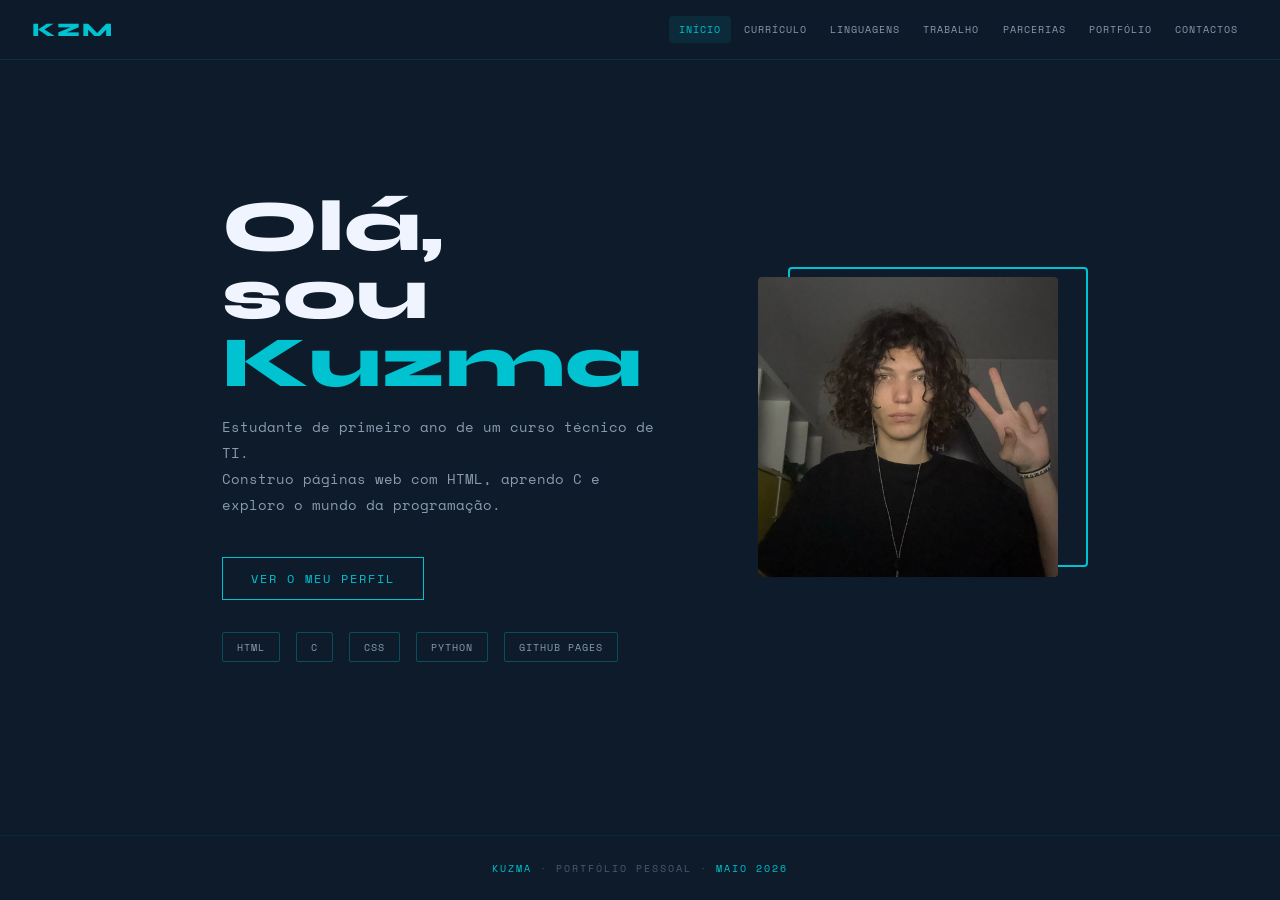
<file: index.html>
<!DOCTYPE html>
<html lang="pt">
<head>
  <meta charset="UTF-8">
  <meta name="viewport" content="width=device-width, initial-scale=1.0">
  <title>Kuzma · Início</title>
  <link rel="stylesheet" href="style.css">
  <style>
    /* ── HOME SPECIFIC ── */
    body { display: flex; flex-direction: column; }

    main {
      flex: 1;
      display: flex;
      align-items: center;
      padding-top: 80px;
      padding-bottom: 60px;
    }

    .home-inner {
      display: flex;
      align-items: center;
      gap: 4rem;
      width: 100%;
    }
    .home-text { flex: 1; min-width: 0; }
    .home-photo-col { flex-shrink: 0; margin-left: auto; }

    .home-tag {
      font-size: 0.7rem; letter-spacing: 4px; text-transform: uppercase;
      color: var(--cyan); margin-bottom: 1.2rem;
    }
    .home-tag::before { content: '> '; }

    .home-name {
      font-family: 'Syne', sans-serif;
      font-size: clamp(3.5rem, 10vw, 4.5rem);
      font-weight: 800; line-height: 0.95;
      color: var(--white); margin-bottom: 1rem;
    }
    .home-name span { color: var(--cyan); }

    .home-sub {
      font-size: 0.9rem; color: var(--grey);
      line-height: 1.8; max-width: 560px; margin-bottom: 2.5rem;
    }

    .home-cta {
      display: inline-block;
      border: 1px solid var(--cyan); color: var(--cyan);
      padding: 12px 28px;
      font-family: 'Space Mono', monospace;
      font-size: 0.75rem; letter-spacing: 2px; text-transform: uppercase;
      text-decoration: none;
      transition: background .2s, color .2s;
    }
    .home-cta:hover { background: var(--cyan); color: var(--navy); }

    .home-status {
      margin-top: 2.5rem;
      display: flex; align-items: center; gap: 10px;
      font-size: 0.72rem; color: var(--grey);
    }
    .dot {
      width: 8px; height: 8px; border-radius: 50%;
      background: #22c55e; animation: pulse 2s infinite;
    }
    @keyframes pulse { 0%,100%{opacity:1} 50%{opacity:0.4} }

    .home-skills-row { margin-top: 2rem; display: flex; gap: 1rem; flex-wrap: wrap; }
    .skill-badge {
      border: 1px solid rgba(0,194,209,0.3);
      color: var(--grey); font-size: 0.65rem;
      padding: 6px 14px; border-radius: 2px;
      letter-spacing: 1px; text-transform: uppercase;
    }

    /* ── PHOTO ── */
    .photo-frame {
      position: relative; width: 300px; height: 300px; margin-left: 40px;
    }
    .photo-frame::before {
      content: '';
      position: absolute; top: -10px; right: -30px;
      width: 100%; height: 100%;
      border: 2px solid var(--cyan); border-radius: 4px; z-index: 0;
    }
    .photo-frame img {
      position: relative; z-index: 1;
      width: 300px; height: 300px;
      object-fit: cover;
      border-radius: 4px;
      display: block;
    }

    @media(max-width: 640px) {
      .home-inner { flex-direction: column-reverse; gap: 2rem; }
      .photo-frame { width: 300px; height: 300px; }
      .photo-frame img { width: 300px; height: 300px; }
    }
  </style>
</head>
<body>

<nav>
  <a class="nav-logo" href="index.html">KZM</a>
  <div class="nav-links">
    <a href="index.html" class="active">Início</a>
    <a href="curriculo.html">Currículo</a>
    <a href="linguagens.html">Linguagens</a>
    <a href="trabalho.html">Trabalho</a>
    <a href="parcerias.html">Parcerias</a>
    <a href="portfolio.html">Portfólio</a>
    <a href="contactos.html">Contactos</a>
  </div>
</nav>

<main>
  <div class="home-inner">

    <!-- TEXTO -->
    <div class="home-text">
      <h1 class="home-name">Olá,<br>sou <span>Kuzma</span></h1>
      <p class="home-sub">
        Estudante de primeiro ano de um curso técnico de TI.<br>
        Construo páginas web com HTML, aprendo C e exploro o mundo
        da programação.
      </p>
      <a href="curriculo.html" class="home-cta">Ver o meu perfil</a>



      <div class="home-skills-row">
        <span class="skill-badge">HTML</span>
        <span class="skill-badge">C</span>
        <span class="skill-badge">CSS </span>
        <span class="skill-badge">Python </span>
        <span class="skill-badge">GitHub Pages</span>
      </div>
    </div>

    <!-- FOTO: substitua "images/foto.jpg" pelo caminho da sua imagem -->
    <div class="home-photo-col">
      <div class="photo-frame">
        <img src="images/photo_5458430506237106073_y.jpg" alt="Foto">
      </div>
    </div>

  </div>
</main>

<footer>
  <span>Kuzma</span> · Portfólio Pessoal · <span>maio 2026</span>
</footer>

<script>
  function loadPhoto(e) {
    const file = e.target.files[0];
    if (!file) return;
    const reader = new FileReader();
    reader.onload = function(ev) {
      const img = document.getElementById('preview-img');
      img.src = ev.target.result;
      img.classList.add('loaded');
      img.parentElement.querySelectorAll('.ph-icon,.ph-text,.ph-hint')
        .forEach(el => el.style.display = 'none');
    };
    reader.readAsDataURL(file);
  }
</script>
</body>
</html>
</file>
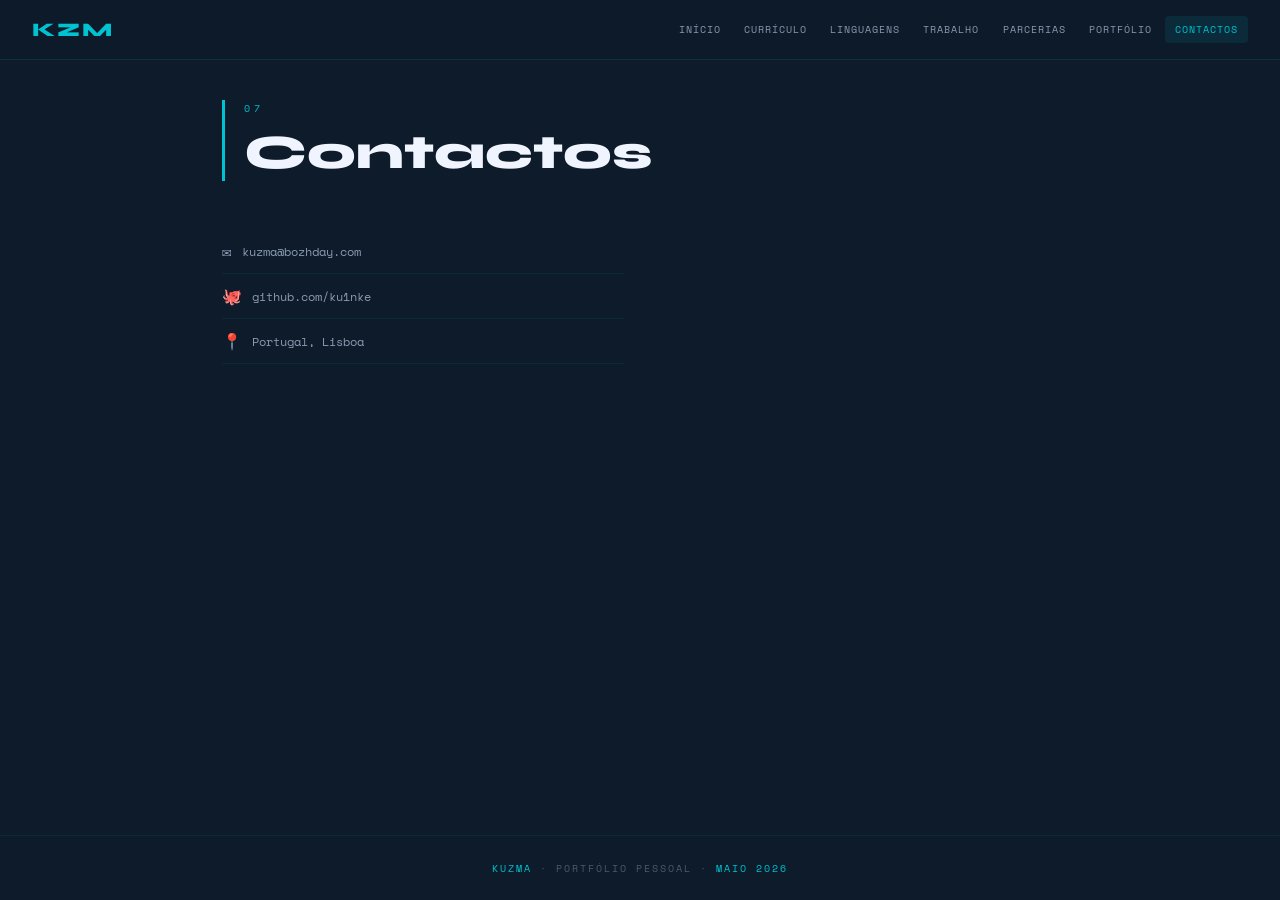
<file: contactos.html>
<!DOCTYPE html>
<html lang="pt">
<head>
  <meta charset="UTF-8">
  <meta name="viewport" content="width=device-width, initial-scale=1.0">
  <title>Kuzma · Contactos</title>
  <link rel="stylesheet" href="style.css">
</head>
<body>

<nav>
  <a class="nav-logo" href="index.html">KZM</a>
  <div class="nav-links">
    <a href="index.html">Início</a>
    <a href="curriculo.html">Currículo</a>
    <a href="linguagens.html">Linguagens</a>
    <a href="trabalho.html">Trabalho</a>
    <a href="parcerias.html">Parcerias</a>
    <a href="portfolio.html">Portfólio</a>
    <a href="contactos.html" class="active">Contactos</a>
  </div>
</nav>

<main>
  <div class="page-header">
    <p class="page-eyebrow">07</p>
    <h1 class="page-title">Contactos</h1>
  </div>

  <div class="contact-grid">

    <!-- ESQUERDA: info + mapa -->
    <div>
      <div class="contact-info">
        <div class="contact-line">
          <span>✉️</span>
          <span>kuzma@bozhday.com</span>
        </div>
        <div class="contact-line">
          <span>🐙</span>
          <a href="https://github.com/ku1nke" target="_blank">github.com/ku1nke</a>
        </div>
        <div class="contact-line">
          <span>📍</span>
          <span>Portugal, Lisboa</span>
        </div>
      </div>

  </div>
</main>

<footer>
  <span>Kuzma</span> · Portfólio Pessoal · <span>maio 2026</span>
</footer>

<script>
  document.getElementById('contact-form').addEventListener('submit', function(e) {
    e.preventDefault();
    const ok = document.getElementById('form-ok');
    ok.style.display = 'block';
    this.reset();
    setTimeout(() => ok.style.display = 'none', 5000);
  });
</script>
</body>
</html>
</file>
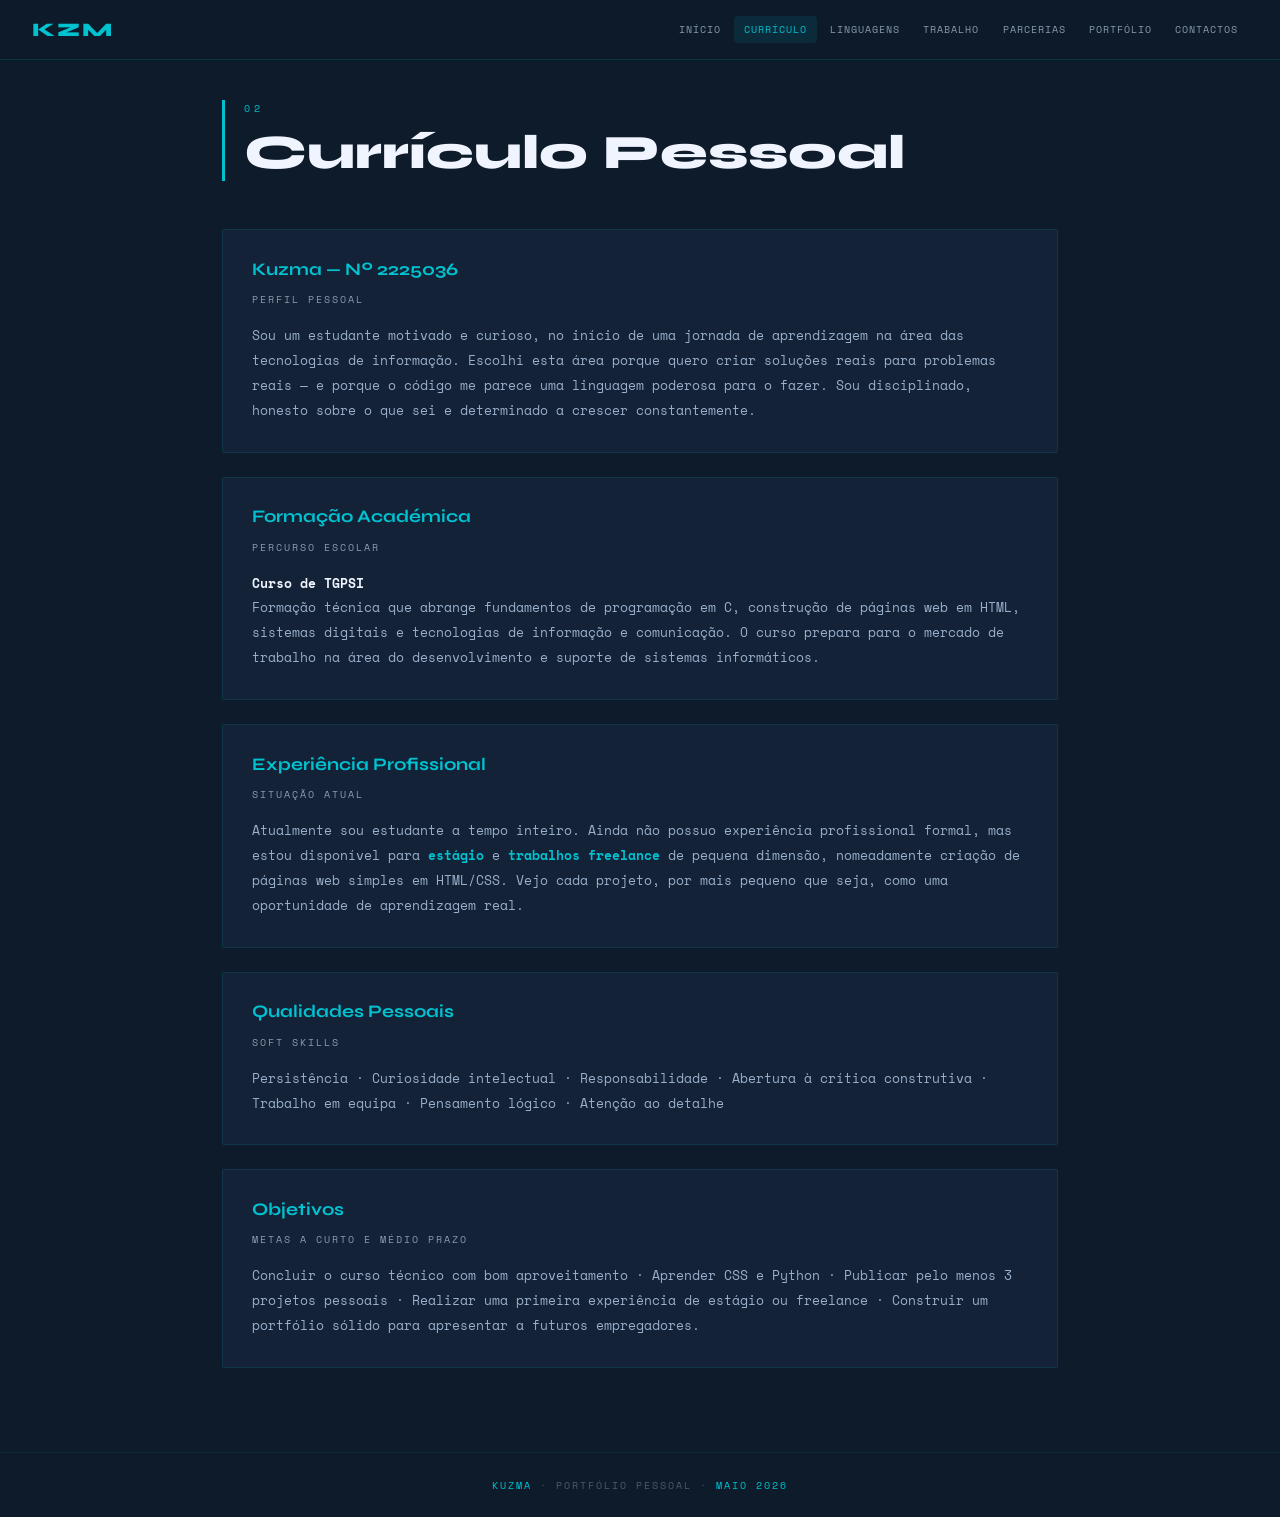
<file: curriculo.html>
<!DOCTYPE html>
<html lang="pt">
<head>
  <meta charset="UTF-8">
  <meta name="viewport" content="width=device-width, initial-scale=1.0">
  <title>Kuzma · Currículo</title>
  <link rel="stylesheet" href="style.css">
</head>
<body>

<nav>
  <a class="nav-logo" href="index.html">KZM</a>
  <div class="nav-links">
    <a href="index.html">Início</a>
    <a href="curriculo.html" class="active">Currículo</a>
    <a href="linguagens.html">Linguagens</a>
    <a href="trabalho.html">Trabalho</a>
    <a href="parcerias.html">Parcerias</a>
    <a href="portfolio.html">Portfólio</a>
    <a href="contactos.html">Contactos</a>
  </div>
</nav>

<main>
  <div class="page-header">
    <p class="page-eyebrow">02</p>
    <h1 class="page-title">Currículo Pessoal</h1>
  </div>

  <div class="card">
    <div class="card-title">Kuzma — Nº 2225036</div>
    <div class="card-meta">Perfil Pessoal</div>
    <p>
      Sou um estudante motivado e curioso, no início de uma jornada de aprendizagem
      na área das tecnologias de informação. Escolhi esta área porque quero criar
      soluções reais para problemas reais — e porque o código me parece uma linguagem
      poderosa para o fazer. Sou disciplinado, honesto sobre o que sei e determinado
      a crescer constantemente.
    </p>
  </div>

  <div class="card">
    <div class="card-title">Formação Académica</div>
    <div class="card-meta">Percurso Escolar</div>
    <p>
      <strong style="color:var(--white)">Curso de TGPSI</strong><br>
      Formação técnica que abrange fundamentos de programação em C, construção de
      páginas web em HTML, sistemas digitais e tecnologias de informação e comunicação.
      O curso prepara para o mercado de trabalho na área do desenvolvimento e suporte
      de sistemas informáticos.
    </p>
  </div>

  <div class="card">
    <div class="card-title">Experiência Profissional</div>
    <div class="card-meta">Situação Atual</div>
    <p>
      Atualmente sou estudante a tempo inteiro. Ainda não possuo experiência
      profissional formal, mas estou disponível para
      <strong style="color:var(--cyan)">estágio</strong> e
      <strong style="color:var(--cyan)">trabalhos freelance</strong> de pequena
      dimensão, nomeadamente criação de páginas web simples em HTML/CSS.
      Vejo cada projeto, por mais pequeno que seja, como uma oportunidade de
      aprendizagem real.
    </p>
  </div>

  <div class="card">
    <div class="card-title">Qualidades Pessoais</div>
    <div class="card-meta">Soft Skills</div>
    <p>
      Persistência · Curiosidade intelectual · Responsabilidade ·
      Abertura à crítica construtiva · Trabalho em equipa ·
      Pensamento lógico · Atenção ao detalhe
    </p>
  </div>

  <div class="card">
    <div class="card-title">Objetivos</div>
    <div class="card-meta">Metas a curto e médio prazo</div>
    <p>
      Concluir o curso técnico com bom aproveitamento · Aprender CSS e Python ·
      Publicar pelo menos 3 projetos pessoais · Realizar uma primeira experiência
      de estágio ou freelance · Construir um portfólio sólido para apresentar
      a futuros empregadores.
    </p>
  </div>
</main>

<footer>
  <span>Kuzma</span> · Portfólio Pessoal · <span>maio 2026</span>
</footer>

</body>
</html>
</file>
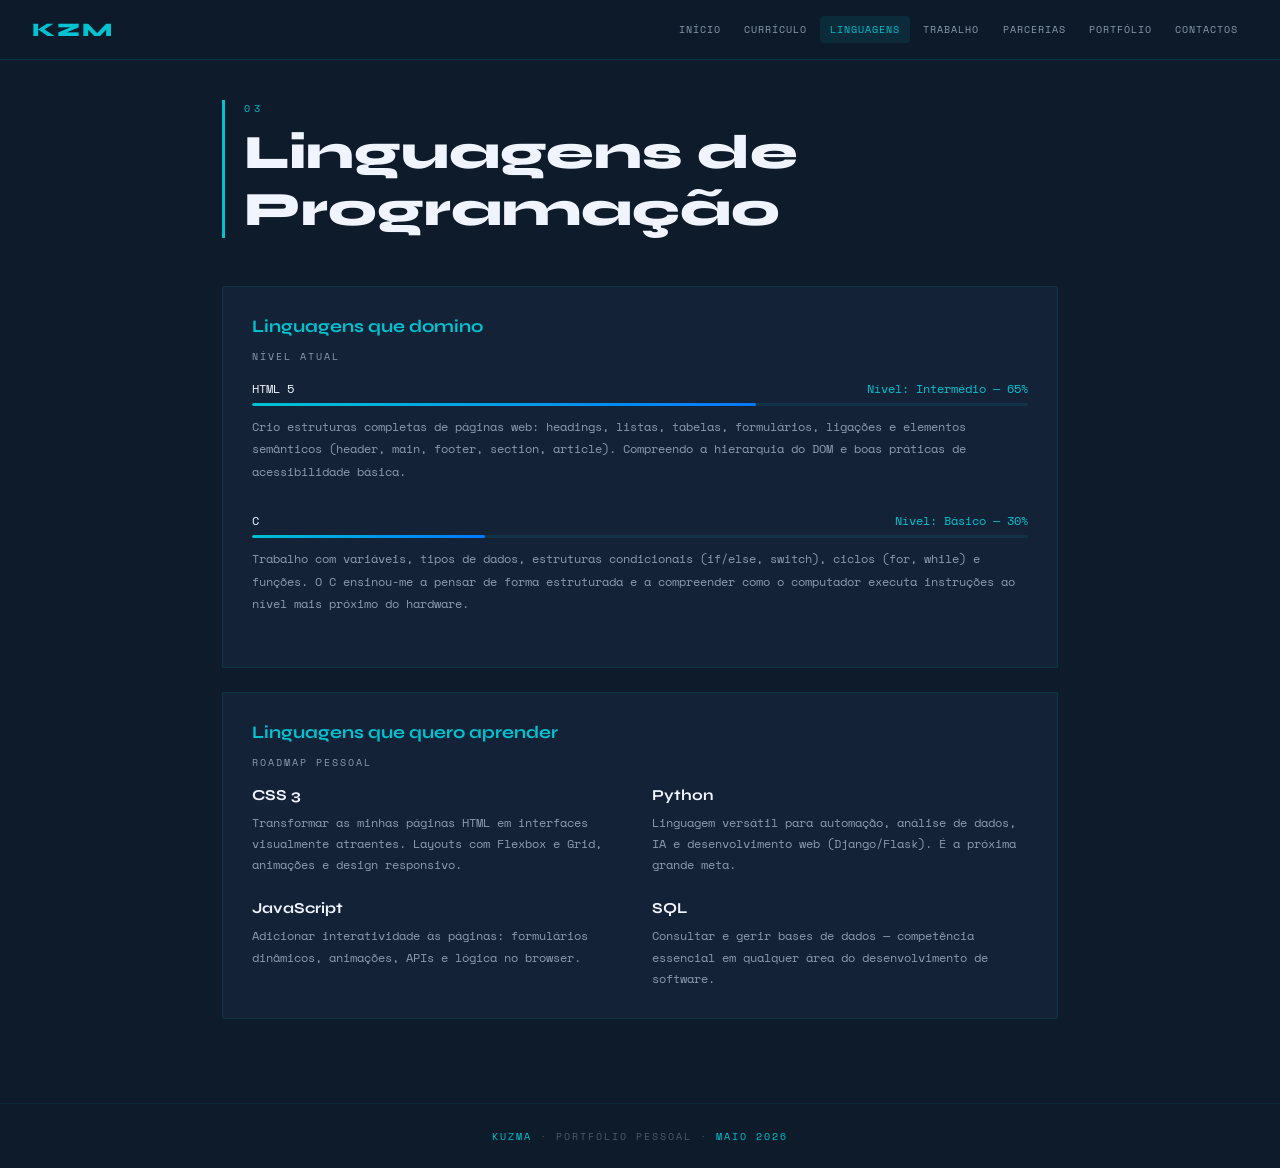
<file: linguagens.html>
<!DOCTYPE html>
<html lang="pt">
<head>
  <meta charset="UTF-8">
  <meta name="viewport" content="width=device-width, initial-scale=1.0">
  <title>Kuzma · Linguagens</title>
  <link rel="stylesheet" href="style.css">
</head>
<body>

<nav>
  <a class="nav-logo" href="index.html">KZM</a>
  <div class="nav-links">
    <a href="index.html">Início</a>
    <a href="curriculo.html">Currículo</a>
    <a href="linguagens.html" class="active">Linguagens</a>
    <a href="trabalho.html">Trabalho</a>
    <a href="parcerias.html">Parcerias</a>
    <a href="portfolio.html">Portfólio</a>
    <a href="contactos.html">Contactos</a>
  </div>
</nav>

<main>
  <div class="page-header">
    <p class="page-eyebrow">03</p>
    <h1 class="page-title">Linguagens de Programação</h1>
  </div>

  <div class="card">
    <div class="card-title">Linguagens que domino</div>
    <div class="card-meta">Nível atual</div>

    <div class="skill-item">
      <div class="skill-header">
        <span>HTML 5</span>
        <span class="skill-level">Nível: Intermédio — 65%</span>
      </div>
      <div class="skill-bar">
        <div class="skill-fill" style="width:0" data-width="65%"></div>
      </div>
      <p style="margin-top:10px;font-size:0.78rem;color:var(--grey);line-height:1.8">
        Crio estruturas completas de páginas web: headings, listas, tabelas, formulários,
        ligações e elementos semânticos (header, main, footer, section, article).
        Compreendo a hierarquia do DOM e boas práticas de acessibilidade básica.
      </p>
    </div>

    <div class="skill-item" style="margin-top:1.8rem">
      <div class="skill-header">
        <span>C</span>
        <span class="skill-level">Nível: Básico — 30%</span>
      </div>
      <div class="skill-bar">
        <div class="skill-fill" style="width:0" data-width="30%"></div>
      </div>
      <p style="margin-top:10px;font-size:0.78rem;color:var(--grey);line-height:1.8">
        Trabalho com variáveis, tipos de dados, estruturas condicionais (if/else, switch),
        ciclos (for, while) e funções. O C ensinou-me a pensar de forma estruturada e a
        compreender como o computador executa instruções ao nível mais próximo do hardware.
      </p>
    </div>
  </div>

  <div class="card">
    <div class="card-title">Linguagens que quero aprender</div>
    <div class="card-meta">Roadmap pessoal</div>

    <div class="two-col" style="margin-top:0.5rem">
      <div>
        <div style="color:var(--white);font-family:'Syne',sans-serif;font-weight:700;font-size:0.95rem;margin-bottom:0.5rem">
          CSS 3
        </div>
        <p style="font-size:0.78rem;color:var(--grey);line-height:1.7">
          Transformar as minhas páginas HTML em interfaces visualmente atraentes.
          Layouts com Flexbox e Grid, animações e design responsivo.
        </p>
      </div>
      <div>
        <div style="color:var(--white);font-family:'Syne',sans-serif;font-weight:700;font-size:0.95rem;margin-bottom:0.5rem">
          Python
        </div>
        <p style="font-size:0.78rem;color:var(--grey);line-height:1.7">
          Linguagem versátil para automação, análise de dados, IA e desenvolvimento
          web (Django/Flask). É a próxima grande meta.
        </p>
      </div>
      <div>
        <div style="color:var(--white);font-family:'Syne',sans-serif;font-weight:700;font-size:0.95rem;margin-bottom:0.5rem">
          JavaScript
        </div>
        <p style="font-size:0.78rem;color:var(--grey);line-height:1.7">
          Adicionar interatividade às páginas: formulários dinâmicos, animações,
          APIs e lógica no browser.
        </p>
      </div>
      <div>
        <div style="color:var(--white);font-family:'Syne',sans-serif;font-weight:700;font-size:0.95rem;margin-bottom:0.5rem">
          SQL
        </div>
        <p style="font-size:0.78rem;color:var(--grey);line-height:1.7">
          Consultar e gerir bases de dados — competência essencial em qualquer
          área do desenvolvimento de software.
        </p>
      </div>
    </div>
  </div>
</main>

<footer>
  <span>Kuzma</span> · Portfólio Pessoal · <span>maio 2026</span>
</footer>

<script>
  /* Animar barras ao carregar a página */
  window.addEventListener('load', () => {
    document.querySelectorAll('.skill-fill').forEach(el => {
      setTimeout(() => { el.style.width = el.dataset.width; }, 200);
    });
  });
</script>
</body>
</html>
</file>
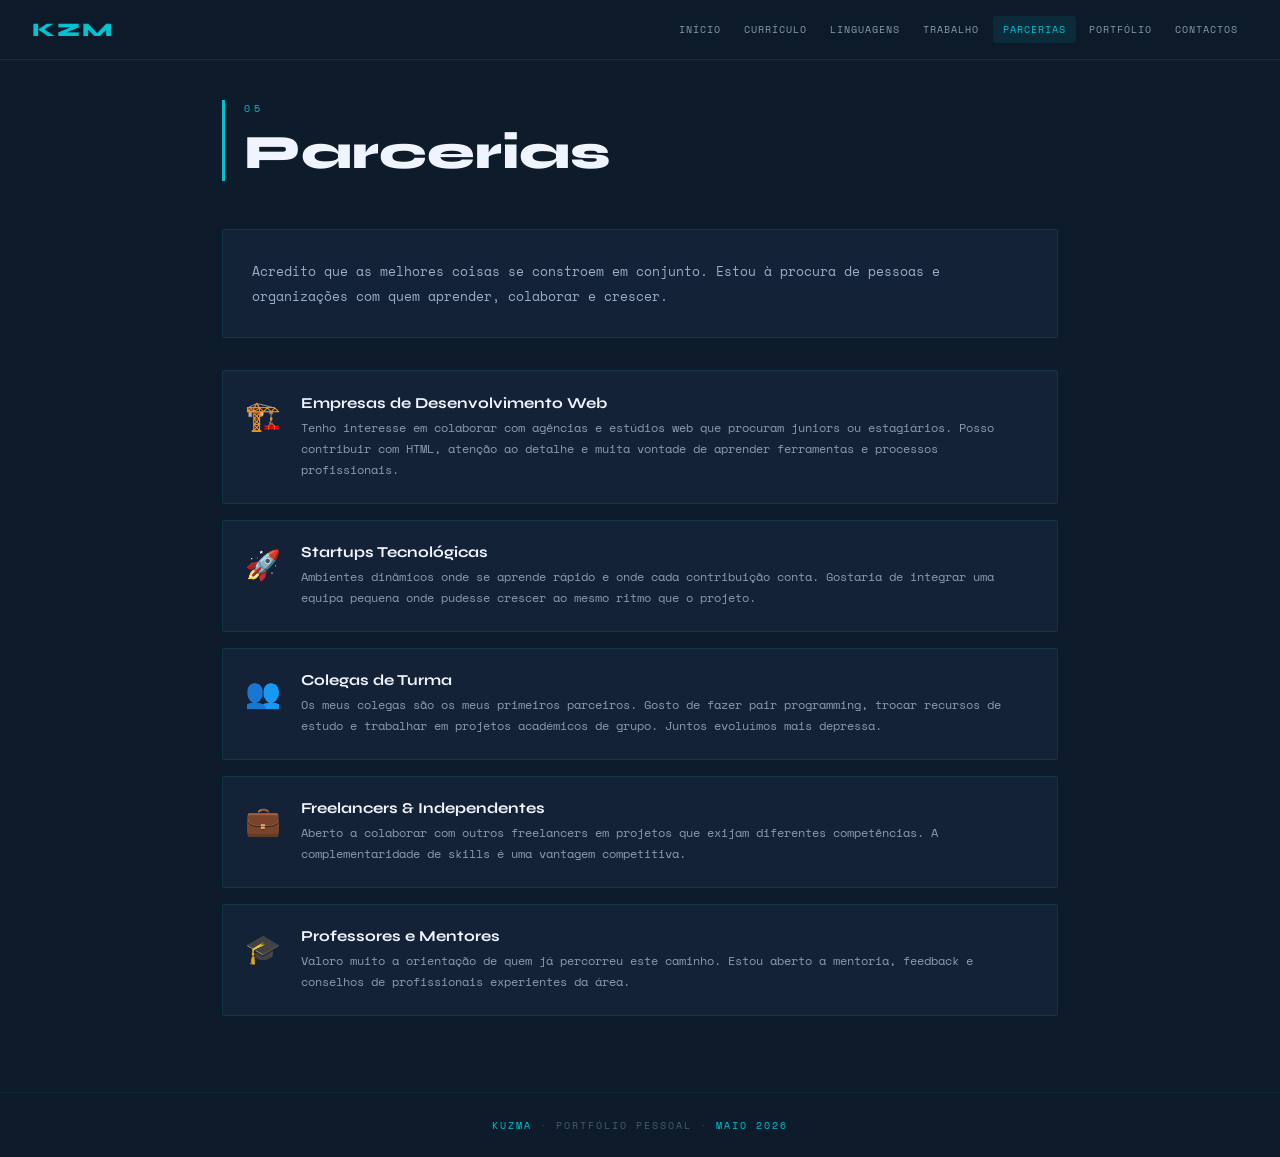
<file: parcerias.html>
<!DOCTYPE html>
<html lang="pt">
<head>
  <meta charset="UTF-8">
  <meta name="viewport" content="width=device-width, initial-scale=1.0">
  <title>Kuzma · Parcerias</title>
  <link rel="stylesheet" href="style.css">
</head>
<body>

<nav>
  <a class="nav-logo" href="index.html">KZM</a>
  <div class="nav-links">
    <a href="index.html">Início</a>
    <a href="curriculo.html">Currículo</a>
    <a href="linguagens.html">Linguagens</a>
    <a href="trabalho.html">Trabalho</a>
    <a href="parcerias.html" class="active">Parcerias</a>
    <a href="portfolio.html">Portfólio</a>
    <a href="contactos.html">Contactos</a>
  </div>
</nav>

<main>
  <div class="page-header">
    <p class="page-eyebrow">05</p>
    <h1 class="page-title">Parcerias</h1>
  </div>

  <div class="card" style="margin-bottom:2rem">
    <p>
      Acredito que as melhores coisas se constroem em conjunto. Estou à procura
      de pessoas e organizações com quem aprender, colaborar e crescer.
    </p>
  </div>

  <div class="partner-row">
    <div class="partner-icon">🏗️</div>
    <div>
      <div class="partner-name">Empresas de Desenvolvimento Web</div>
      <div class="partner-desc">
        Tenho interesse em colaborar com agências e estúdios web que procuram
        juniors ou estagiários. Posso contribuir com HTML, atenção ao detalhe
        e muita vontade de aprender ferramentas e processos profissionais.
      </div>
    </div>
  </div>

  <div class="partner-row">
    <div class="partner-icon">🚀</div>
    <div>
      <div class="partner-name">Startups Tecnológicas</div>
      <div class="partner-desc">
        Ambientes dinâmicos onde se aprende rápido e onde cada contribuição conta.
        Gostaria de integrar uma equipa pequena onde pudesse crescer ao mesmo ritmo
        que o projeto.
      </div>
    </div>
  </div>

  <div class="partner-row">
    <div class="partner-icon">👥</div>
    <div>
      <div class="partner-name">Colegas de Turma</div>
      <div class="partner-desc">
        Os meus colegas são os meus primeiros parceiros. Gosto de fazer pair
        programming, trocar recursos de estudo e trabalhar em projetos académicos
        de grupo. Juntos evoluímos mais depressa.
      </div>
    </div>
  </div>

  <div class="partner-row">
    <div class="partner-icon">💼</div>
    <div>
      <div class="partner-name">Freelancers &amp; Independentes</div>
      <div class="partner-desc">
        Aberto a colaborar com outros freelancers em projetos que exijam diferentes
        competências. A complementaridade de skills é uma vantagem competitiva.
      </div>
    </div>
  </div>

  <div class="partner-row">
    <div class="partner-icon">🎓</div>
    <div>
      <div class="partner-name">Professores e Mentores</div>
      <div class="partner-desc">
        Valoro muito a orientação de quem já percorreu este caminho. Estou aberto
        a mentoria, feedback e conselhos de profissionais experientes da área.
      </div>
    </div>
  </div>
</main>

<footer>
  <span>Kuzma</span> · Portfólio Pessoal · <span>maio 2026</span>
</footer>

</body>
</html>
</file>
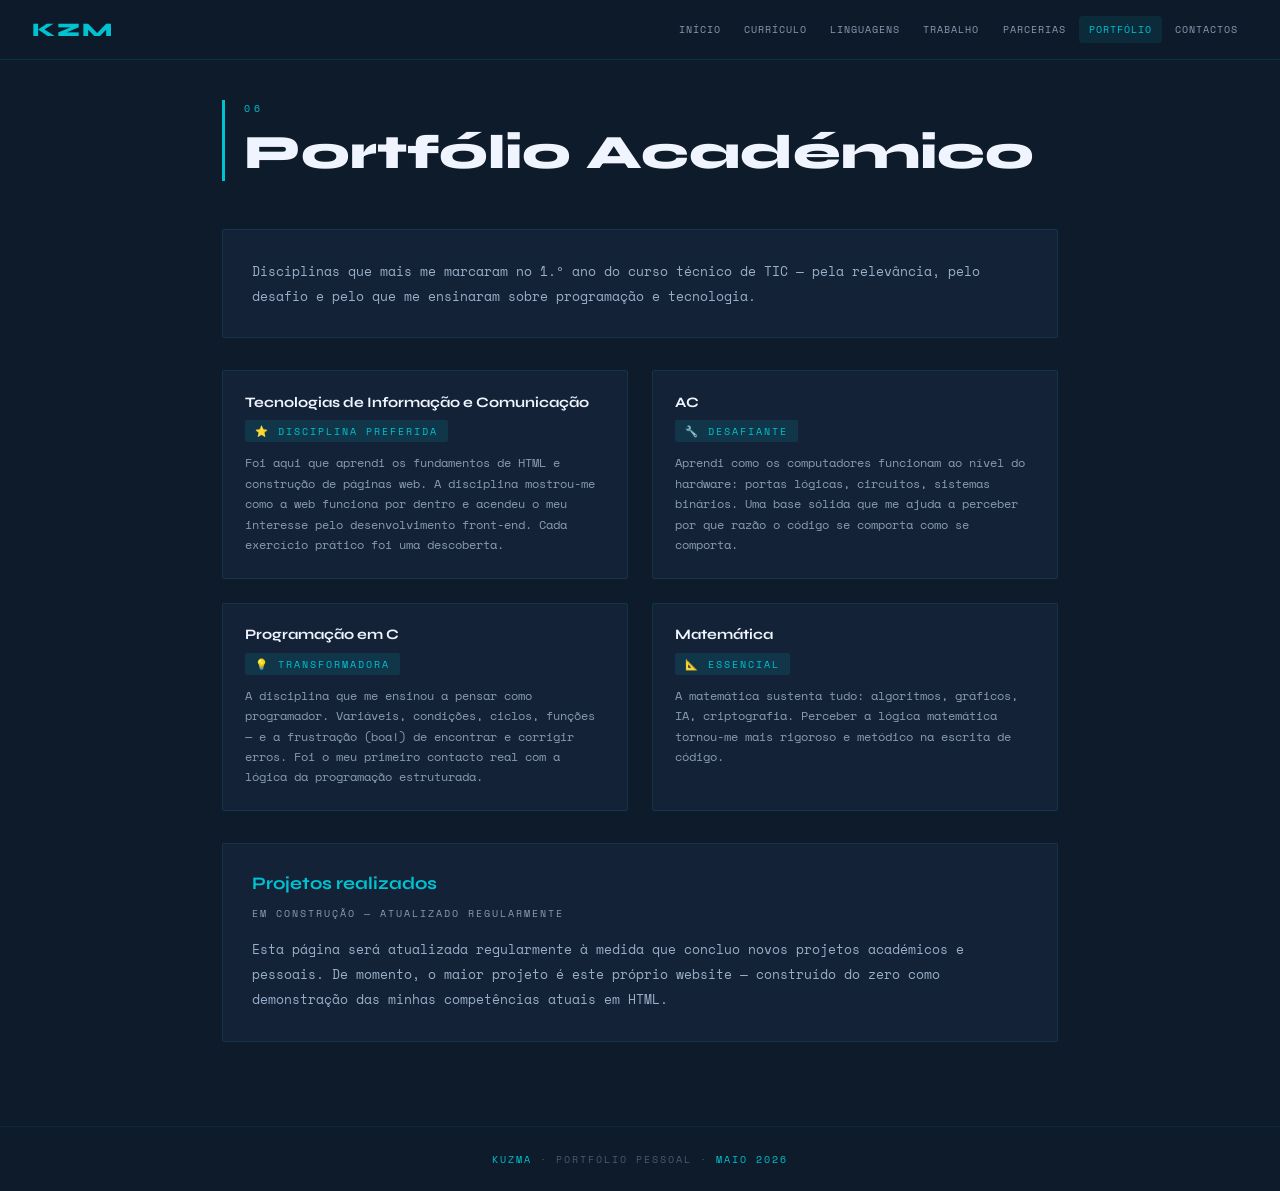
<file: portfolio.html>
<!DOCTYPE html>
<html lang="pt">
<head>
  <meta charset="UTF-8">
  <meta name="viewport" content="width=device-width, initial-scale=1.0">
  <title>Kuzma · Portfólio Académico</title>
  <link rel="stylesheet" href="style.css">
</head>
<body>

<nav>
  <a class="nav-logo" href="index.html">KZM</a>
  <div class="nav-links">
    <a href="index.html">Início</a>
    <a href="curriculo.html">Currículo</a>
    <a href="linguagens.html">Linguagens</a>
    <a href="trabalho.html">Trabalho</a>
    <a href="parcerias.html">Parcerias</a>
    <a href="portfolio.html" class="active">Portfólio</a>
    <a href="contactos.html">Contactos</a>
  </div>
</nav>

<main>
  <div class="page-header">
    <p class="page-eyebrow">06</p>
    <h1 class="page-title">Portfólio Académico</h1>
  </div>

  <div class="card" style="margin-bottom:2rem">
    <p>
      Disciplinas que mais me marcaram no 1.º ano do curso técnico de TIC —
      pela relevância, pelo desafio e pelo que me ensinaram sobre programação
      e tecnologia.
    </p>
  </div>

  <div class="two-col" style="margin-bottom:2rem">
    <div class="subject-card">
      <div class="subject-name">Tecnologias de Informação e Comunicação</div>
      <div class="subject-grade">⭐ Disciplina preferida</div>
      <div class="subject-desc">
        Foi aqui que aprendi os fundamentos de HTML e construção de páginas web.
        A disciplina mostrou-me como a web funciona por dentro e acendeu o meu
        interesse pelo desenvolvimento front-end. Cada exercício prático foi
        uma descoberta.
      </div>
    </div>

    <div class="subject-card">
      <div class="subject-name">AC</div>
      <div class="subject-grade">🔧 Desafiante</div>
      <div class="subject-desc">
        Aprendi como os computadores funcionam ao nível do hardware: portas lógicas,
        circuitos, sistemas binários. Uma base sólida que me ajuda a perceber por
        que razão o código se comporta como se comporta.
      </div>
    </div>

    <div class="subject-card">
      <div class="subject-name">Programação em C</div>
      <div class="subject-grade">💡 Transformadora</div>
      <div class="subject-desc">
        A disciplina que me ensinou a pensar como programador. Variáveis, condições,
        ciclos, funções — e a frustração (boa!) de encontrar e corrigir erros. Foi
        o meu primeiro contacto real com a lógica da programação estruturada.
      </div>
    </div>

    <div class="subject-card">
      <div class="subject-name">Matemática</div>
      <div class="subject-grade">📐 Essencial</div>
      <div class="subject-desc">
        A matemática sustenta tudo: algoritmos, gráficos, IA, criptografia. Perceber
        a lógica matemática tornou-me mais rigoroso e metódico na escrita de código.
      </div>
    </div>
  </div>

  <div class="card">
    <div class="card-title">Projetos realizados</div>
    <div class="card-meta">Em construção — atualizado regularmente</div>
    <p>
      Esta página será atualizada regularmente à medida que concluo novos projetos
      académicos e pessoais. De momento, o maior projeto é este próprio website —
      construído do zero como demonstração das minhas competências atuais em HTML.
    </p>
  </div>
</main>

<footer>
  <span>Kuzma</span> · Portfólio Pessoal · <span>maio 2026</span>
</footer>

</body>
</html>
</file>
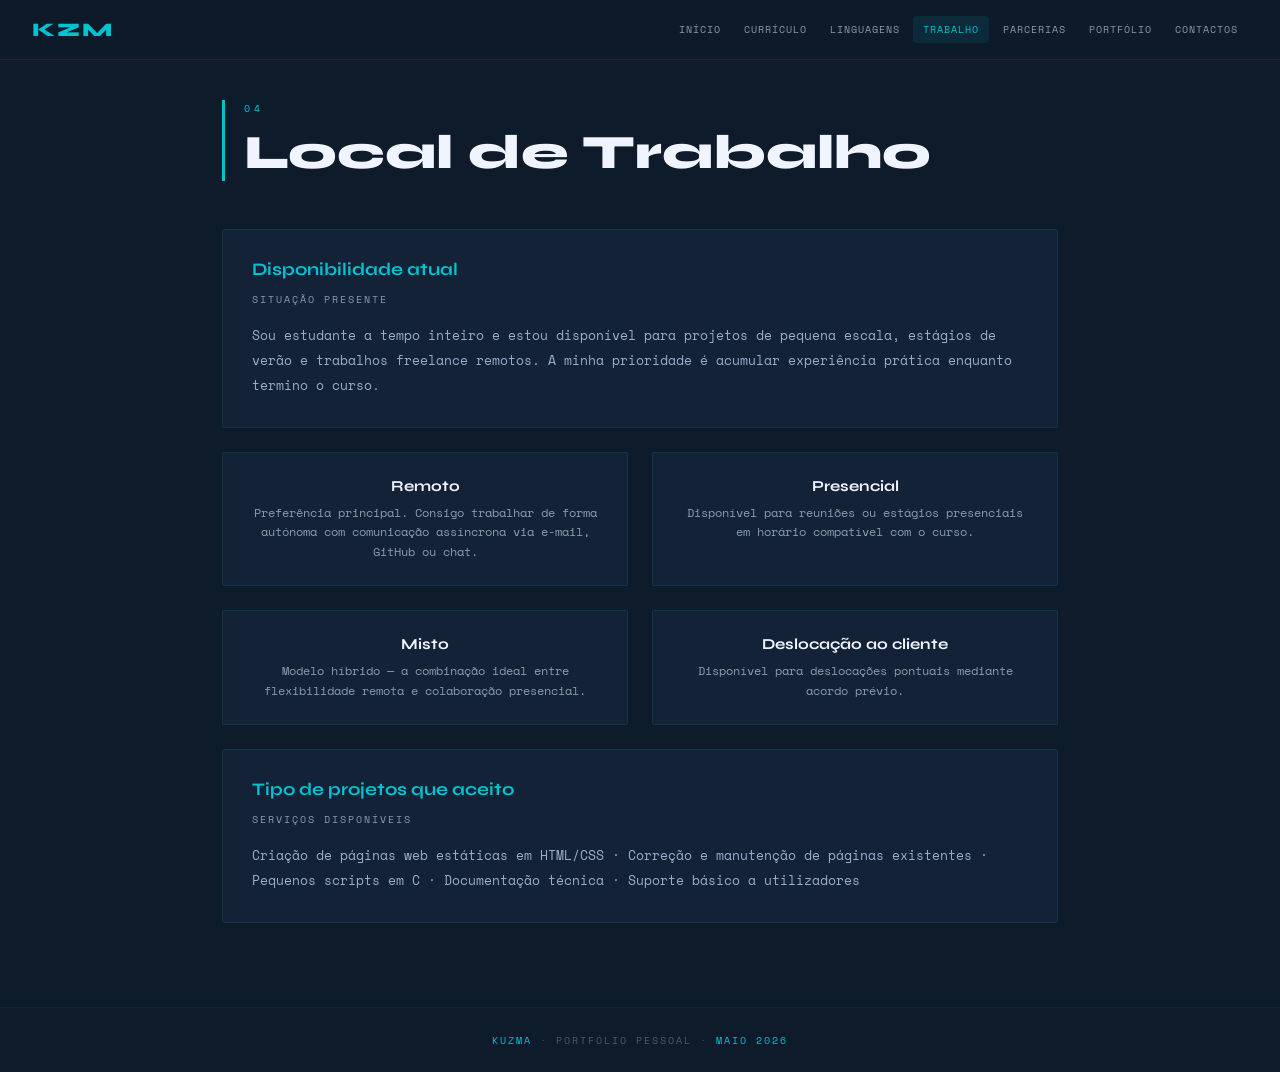
<file: trabalho.html>
<!DOCTYPE html>
<html lang="pt">
<head>
  <meta charset="UTF-8">
  <meta name="viewport" content="width=device-width, initial-scale=1.0">
  <title>Kuzma · Local de Trabalho</title>
  <link rel="stylesheet" href="style.css">
</head>
<body>

<nav>
  <a class="nav-logo" href="index.html">KZM</a>
  <div class="nav-links">
    <a href="index.html">Início</a>
    <a href="curriculo.html">Currículo</a>
    <a href="linguagens.html">Linguagens</a>
    <a href="trabalho.html" class="active">Trabalho</a>
    <a href="parcerias.html">Parcerias</a>
    <a href="portfolio.html">Portfólio</a>
    <a href="contactos.html">Contactos</a>
  </div>
</nav>

<main>
  <div class="page-header">
    <p class="page-eyebrow">04</p>
    <h1 class="page-title">Local de Trabalho</h1>
  </div>

  <div class="card">
    <div class="card-title">Disponibilidade atual</div>
    <div class="card-meta">Situação presente</div>
    <p>
      Sou estudante a tempo inteiro e estou disponível para projetos de pequena
      escala, estágios de verão e trabalhos freelance remotos. A minha prioridade
      é acumular experiência prática enquanto termino o curso.
    </p>
  </div>

  <div class="two-col" style="margin-bottom:1.5rem">
    <div class="mode-card">
      <div class="mode-name">Remoto</div>
      <div class="mode-desc">
        Preferência principal. Consigo trabalhar de forma autónoma com comunicação
        assíncrona via e-mail, GitHub ou chat.
      </div>
    </div>
    <div class="mode-card">
      <div class="mode-name">Presencial</div>
      <div class="mode-desc">
        Disponível para reuniões ou estágios presenciais em horário compatível
        com o curso.
      </div>
    </div>
    <div class="mode-card">
      <div class="mode-name">Misto</div>
      <div class="mode-desc">
        Modelo híbrido — a combinação ideal entre flexibilidade remota e
        colaboração presencial.
      </div>
    </div>
    <div class="mode-card">
      <div class="mode-name">Deslocação ao cliente</div>
      <div class="mode-desc">
        Disponível para deslocações pontuais mediante acordo prévio.
      </div>
    </div>
  </div>

  <div class="card">
    <div class="card-title">Tipo de projetos que aceito</div>
    <div class="card-meta">Serviços disponíveis</div>
    <p>
      Criação de páginas web estáticas em HTML/CSS ·
      Correção e manutenção de páginas existentes ·
      Pequenos scripts em C ·
      Documentação técnica ·
      Suporte básico a utilizadores
    </p>
  </div>
</main>

<footer>
  <span>Kuzma</span> · Portfólio Pessoal · <span>maio 2026</span>
</footer>

</body>
</html>
</file>
<file: style.css>
@import url('https://fonts.googleapis.com/css2?family=Space+Mono:ital,wght@0,400;0,700;1,400&family=Syne:wght@400;700;800&display=swap');

/* ─── VARIÁVEIS ─── */
:root {
  --navy: #0d1b2a;
  --blue: #1b4f8a;
  --cyan: #00c2d1;
  --white: #f0f4ff;
  --grey: #8a9bb0;
  --card: #132236;
}

/* ─── RESET ─── */
*, *::before, *::after { box-sizing: border-box; margin: 0; padding: 0; }
html { scroll-behavior: smooth; }

body {
  font-family: 'Space Mono', monospace;
  background: var(--navy);
  color: var(--white);
  overflow-x: hidden;
  min-height: 100vh;
  display: flex;
  flex-direction: column;
}

/* ─── NAV ─── */
nav {
  position: fixed; top: 0; left: 0; width: 100%; z-index: 100;
  background: rgba(13,27,42,0.95);
  backdrop-filter: blur(12px);
  border-bottom: 1px solid rgba(0,194,209,0.15);
  padding: 0 2rem;
  display: flex; align-items: center; justify-content: space-between;
  height: 60px;
}
.nav-logo {
  font-family: 'Syne', sans-serif;
  font-weight: 800; font-size: 1.2rem;
  color: var(--cyan); letter-spacing: 2px;
  text-decoration: none;
}
.nav-links { display: flex; gap: 0.2rem; flex-wrap: wrap; }
.nav-links a {
  color: var(--grey); text-decoration: none;
  font-size: 0.62rem; letter-spacing: 1px; text-transform: uppercase;
  padding: 6px 10px; border-radius: 4px;
  transition: color .2s, background .2s;
}
.nav-links a:hover { color: var(--cyan); background: rgba(0,194,209,0.08); }
.nav-links a.active { color: var(--cyan); background: rgba(0,194,209,0.1); }

/* ─── MAIN WRAPPER ─── */
main {
  flex: 1;
  max-width: 900px;
  width: 100%;
  margin: 0 auto;
  padding: 100px 2rem 60px;
}

/* ─── PAGE HEADER ─── */
.page-header {
  border-left: 3px solid var(--cyan);
  padding-left: 1.2rem;
  margin-bottom: 3rem;
}
.page-eyebrow {
  font-size: 0.65rem; letter-spacing: 4px; text-transform: uppercase;
  color: var(--cyan); margin-bottom: 0.5rem;
}
.page-title {
  font-family: 'Syne', sans-serif;
  font-size: clamp(2rem, 5vw, 3rem);
  font-weight: 800; color: var(--white);
}

/* ─── CARDS ─── */
.card {
  background: var(--card);
  border: 1px solid rgba(0,194,209,0.12);
  padding: 1.8rem;
  margin-bottom: 1.5rem;
  border-radius: 2px;
  transition: border-color .2s;
}
.card:hover { border-color: rgba(0,194,209,0.35); }
.card-title {
  font-family: 'Syne', sans-serif;
  font-size: 1.1rem; font-weight: 700;
  color: var(--cyan); margin-bottom: 0.7rem;
}
.card-meta {
  font-size: 0.65rem; letter-spacing: 2px; text-transform: uppercase;
  color: var(--grey); margin-bottom: 1rem;
}
.card p { font-size: 0.82rem; color: #9aafca; line-height: 1.9; }

/* ─── TWO COLUMN GRID ─── */
.two-col { display: grid; grid-template-columns: 1fr 1fr; gap: 1.5rem; }
@media(max-width:600px){ .two-col { grid-template-columns: 1fr; } }

/* ─── SKILL BARS ─── */
.skill-item { margin-bottom: 1.4rem; }
.skill-header {
  display: flex; justify-content: space-between;
  font-size: 0.75rem; margin-bottom: 6px; color: var(--white);
}
.skill-level { color: var(--cyan); }
.skill-bar { height: 3px; background: rgba(0,194,209,0.1); border-radius: 2px; overflow: hidden; }
.skill-fill {
  height: 100%; border-radius: 2px;
  background: linear-gradient(90deg, var(--cyan), #0078ff);
  transition: width 1s ease;
}

/* ─── PARTNER ROWS ─── */
.partner-row {
  display: flex; align-items: flex-start; gap: 1.2rem;
  background: var(--card);
  border: 1px solid rgba(0,194,209,0.12);
  padding: 1.4rem; margin-bottom: 1rem; border-radius: 2px;
  transition: border-color .2s;
}
.partner-row:hover { border-color: rgba(0,194,209,0.35); }
.partner-icon { font-size: 1.8rem; flex-shrink: 0; }
.partner-name {
  font-family: 'Syne', sans-serif; font-weight: 700;
  font-size: 0.95rem; color: var(--white); margin-bottom: 0.3rem;
}
.partner-desc { font-size: 0.78rem; color: var(--grey); line-height: 1.7; }

/* ─── MODE CARDS (Work page) ─── */
.mode-card {
  background: var(--card);
  border: 1px solid rgba(0,194,209,0.12);
  padding: 1.5rem; text-align: center;
  border-radius: 2px;
  transition: border-color .2s, transform .2s;
}
.mode-card:hover { border-color: var(--cyan); transform: translateY(-4px); }
.mode-icon { font-size: 2rem; margin-bottom: 0.8rem; }
.mode-name {
  font-family: 'Syne', sans-serif; font-weight: 700;
  font-size: 0.95rem; color: var(--white); margin-bottom: 0.5rem;
}
.mode-desc { font-size: 0.72rem; color: var(--grey); line-height: 1.7; }

/* ─── SUBJECT CARDS (Portfolio page) ─── */
.subject-card {
  background: var(--card);
  border: 1px solid rgba(0,194,209,0.12);
  padding: 1.4rem; border-radius: 2px;
  transition: border-color .2s, transform .2s;
}
.subject-card:hover { border-color: var(--cyan); transform: translateY(-3px); }
.subject-name {
  font-family: 'Syne', sans-serif; font-weight: 700;
  font-size: 0.9rem; color: var(--white); margin-bottom: 0.4rem;
}
.subject-grade {
  display: inline-block;
  background: rgba(0,194,209,0.12);
  color: var(--cyan); font-size: 0.65rem;
  padding: 3px 10px; letter-spacing: 2px; text-transform: uppercase;
  margin-bottom: 0.7rem; border-radius: 2px;
}
.subject-desc { font-size: 0.75rem; color: var(--grey); line-height: 1.7; }

/* ─── CONTACT ─── */
.contact-grid { display: grid; grid-template-columns: 1fr 1fr; gap: 2rem; }
@media(max-width:640px){ .contact-grid { grid-template-columns: 1fr; } }
.map-box {
  background: var(--card);
  border: 1px solid rgba(0,194,209,0.2);
  border-radius: 2px; overflow: hidden; height: 220px;
}
.map-box iframe { width: 100%; height: 100%; border: none; }
.contact-info { margin-bottom: 1.5rem; }
.contact-line {
  display: flex; align-items: center; gap: 10px;
  font-size: 0.78rem; color: var(--grey);
  padding: 10px 0; border-bottom: 1px solid rgba(0,194,209,0.08);
}
.contact-line span:first-child { font-size: 1rem; }
.contact-line a { color: var(--grey); text-decoration: none; }
.contact-line a:hover { color: var(--cyan); }

/* ─── FORM ─── */н
.form-group { margin-bottom: 1.2rem; }
.form-group label {
  display: block; font-size: 0.65rem;
  letter-spacing: 2px; text-transform: uppercase;
  color: var(--cyan); margin-bottom: 6px;
}
.form-group input,
.form-group textarea,
.form-group select {
  width: 100%;
  background: rgba(255,255,255,0.04);
  border: 1px solid rgba(0,194,209,0.2);
  color: var(--white);
  font-family: 'Space Mono', monospace;
  font-size: 0.8rem; padding: 10px 14px;
  border-radius: 2px; outline: none;
  transition: border-color .2s;
}
.form-group input:focus,
.form-group textarea:focus,
.form-group select:focus { border-color: var(--cyan); }
.form-group textarea { resize: vertical; min-height: 100px; }
.form-group select option { background: var(--navy); }
.submit-btn {
  background: var(--cyan); color: var(--navy);
  border: none; cursor: pointer;
  font-family: 'Space Mono', monospace;
  font-size: 0.75rem; font-weight: 700;
  letter-spacing: 2px; text-transform: uppercase;
  padding: 12px 28px; border-radius: 2px;
  transition: opacity .2s, transform .2s; width: 100%;
}
.submit-btn:hover { opacity: 0.85; transform: translateY(-1px); }

/* ─── FOOTER ─── */
footer {
  text-align: center;
  padding: 1.5rem 2rem;
  font-size: 0.65rem; letter-spacing: 2px; text-transform: uppercase;
  color: rgba(138,155,176,0.5);
  border-top: 1px solid rgba(0,194,209,0.08);
}
footer span { color: var(--cyan); }

/* ─── FADE IN ANIMATION ─── */
@keyframes fadeUp {
  from { opacity: 0; transform: translateY(20px); }
  to   { opacity: 1; transform: translateY(0); }
}
main > * {
  animation: fadeUp 0.5s ease both;
}
main > *:nth-child(2) { animation-delay: .07s; }
main > *:nth-child(3) { animation-delay: .14s; }
main > *:nth-child(4) { animation-delay: .21s; }
main > *:nth-child(5) { animation-delay: .28s; }
</file>
